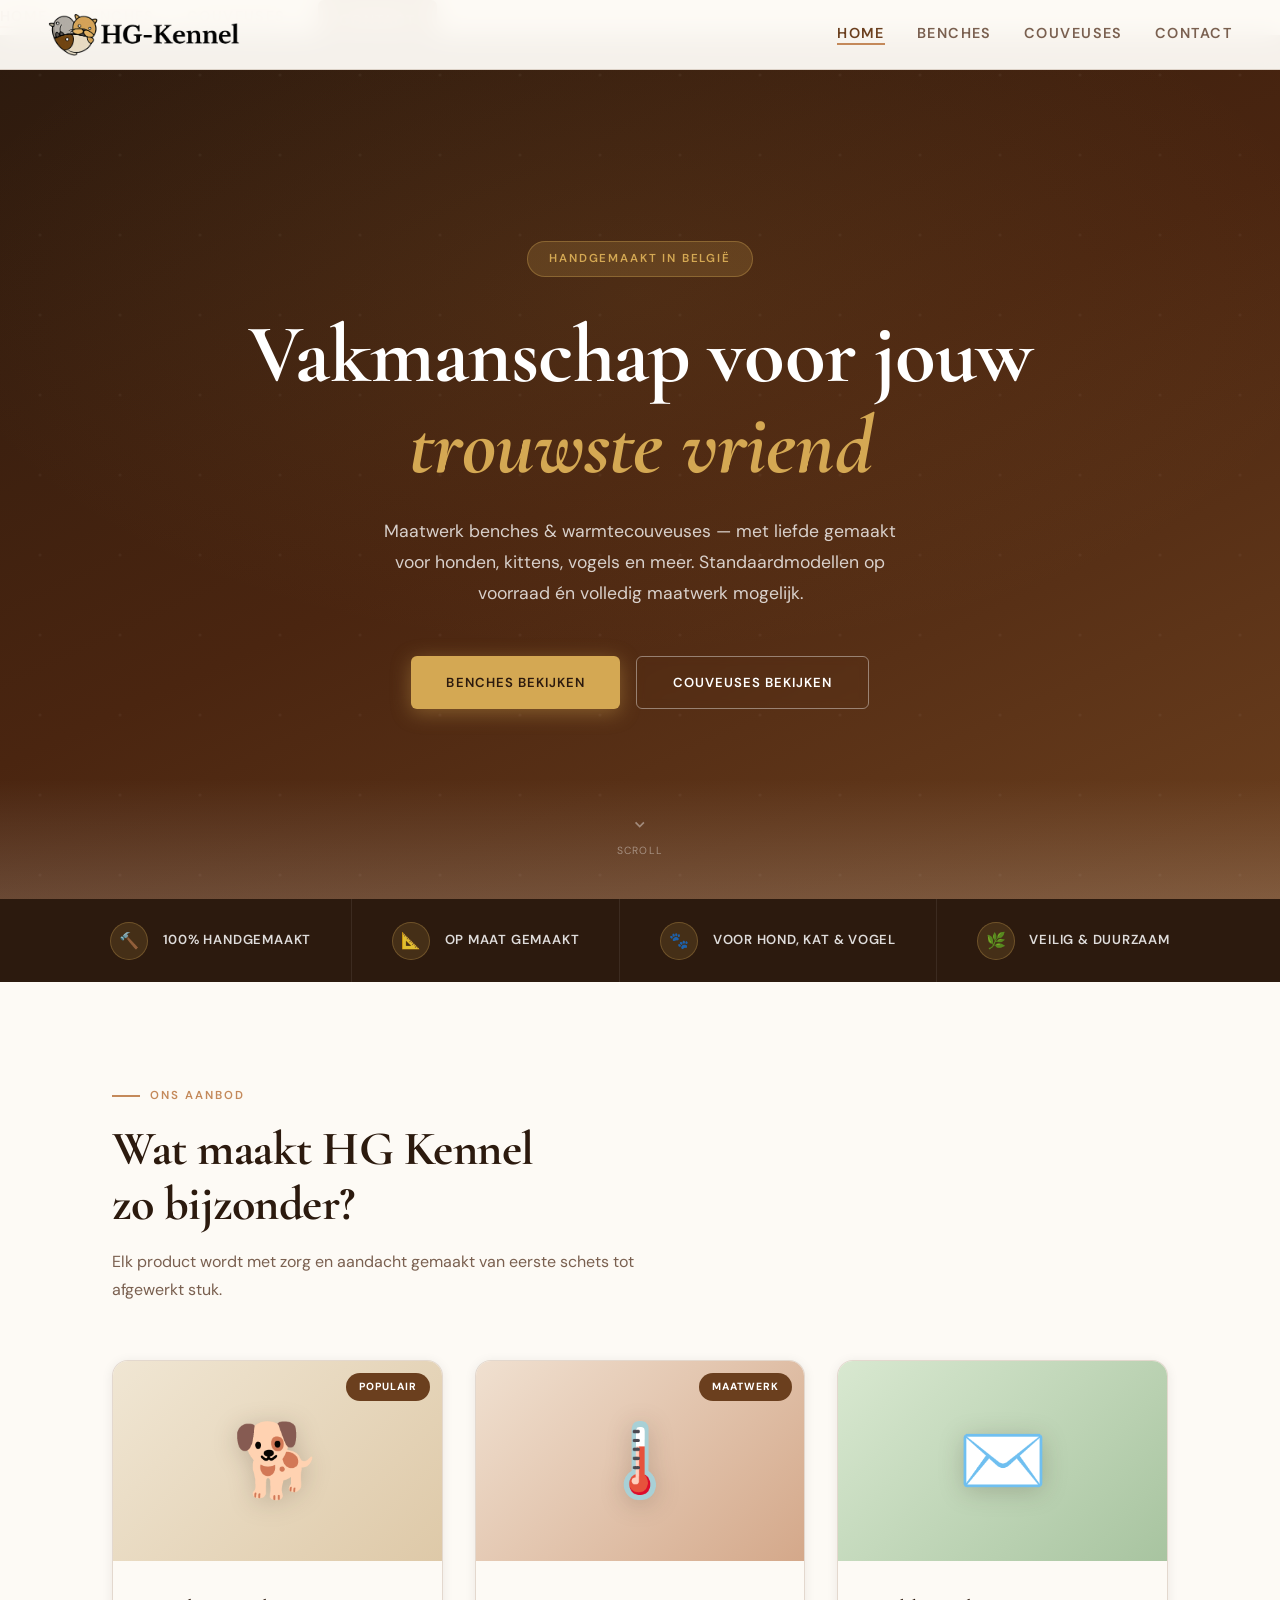
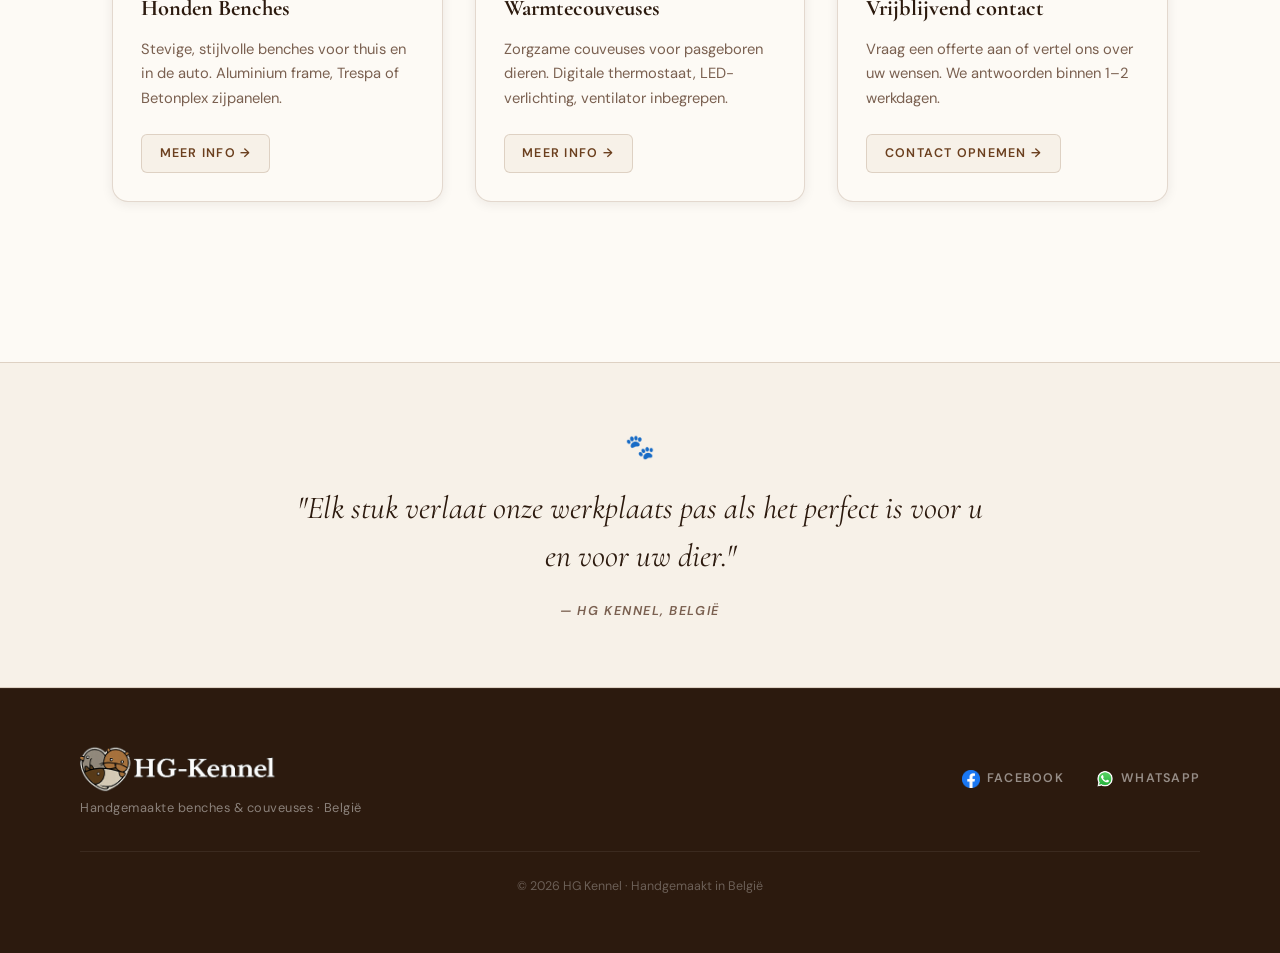
<file: index.html>
<!DOCTYPE html>
<html lang="nl">
<head>
<meta charset="UTF-8">
<meta name="viewport" content="width=device-width, initial-scale=1.0">
<title>HG Kennel – Handgemaakte Benches & Couveuses</title>
<link href="https://fonts.googleapis.com/css2?family=Cormorant+Garamond:ital,wght@0,400;0,600;0,700;1,400;1,600&family=DM+Sans:wght@300;400;500;600&display=swap" rel="stylesheet">
<link rel="stylesheet" href="css/style.css">
<link rel="icon" type="image/png" href="images/logo/Hg-Kennel-Logo-favicon.png">

<!-- Google tag (gtag.js) -->
<script async src="https://www.googletagmanager.com/gtag/js?id=G-J53V08YBM9"></script>
<script>
  window.dataLayer = window.dataLayer || [];
  function gtag(){dataLayer.push(arguments);}
  gtag('js', new Date());

  gtag('config', 'G-J53V08YBM9');
</script>

</head>
<body>

<nav id="main-nav">
  <a class="nav-logo" href="index.html" aria-label="HG Kennel home">
    <img src="images/logo/Hg-Kennel-Logo.png" alt="HG Kennel logo">
  </a>
  <ul class="nav-links">
    <li><a href="index.html" class="active">Home</a></li>
    <li><a href="benches.html">Benches</a></li>
    <li><a href="couveuses.html">Couveuses</a></li>
    <li><a href="contact.html">Contact</a></li>
  </ul>
</nav>
  <ul class="nav-links">
    <li><a href="index.html" class="active">Home</a></li>
    <li><a href="benches.html">Benches</a></li>
    <li><a href="couveuses.html">Couveuses</a></li>
    <li><a href="contact.html" class="nav-cta">Contact</a></li>
  </ul>
</nav>

<section class="hero">
  <div class="hero-inner">
<span class="hero-badge">Handgemaakt in België</span>
    <h1>
      Vakmanschap voor jouw
      <em>trouwste vriend</em>
    </h1>
<p>
      Maatwerk benches & warmtecouveuses — met liefde gemaakt voor honden, kittens, vogels en meer. Standaardmodellen op voorraad én volledig maatwerk mogelijk.
    </p>
    <div class="hero-btns">
      <a href="benches.html" class="btn btn-primary">Benches bekijken</a>
      <a href="couveuses.html" class="btn btn-outline">Couveuses bekijken</a>
    </div>
  </div>
  <div class="hero-scroll">
    <svg viewBox="0 0 24 24" fill="none" stroke="currentColor" stroke-width="2"><path d="M7 10l5 5 5-5"/></svg>
    Scroll
  </div>
</section>

<div class="usp-strip">
<div class="usp-item"><div class="usp-icon">🔨</div>100% handgemaakt</div>
  <div class="usp-item"><div class="usp-icon">📐</div>Op maat gemaakt</div>
  <div class="usp-item"><div class="usp-icon">🐾</div>Voor hond, kat & vogel</div>
  <div class="usp-item"><div class="usp-icon">🌿</div>Veilig & duurzaam</div>
</div>

<section class="section">
  <div class="reveal">
    <span class="section-label">Ons aanbod</span>
    <h2 class="section-title">Wat maakt HG Kennel<br>zo bijzonder?</h2>
    <p class="section-sub">Elk product wordt met zorg en aandacht gemaakt van eerste schets tot afgewerkt stuk.</p>
  </div>

  <div class="product-grid">
    <div class="product-card reveal reveal-delay-1">
      <div class="card-visual card-visual-bench">
        <div class="card-visual-icon">🐕</div>
        <span class="card-tag">Populair</span>
      </div>
      <div class="card-body">
        <h3>Honden Benches</h3>
        <p>Stevige, stijlvolle benches voor thuis en in de auto. Aluminium frame, Trespa of Betonplex zijpanelen.</p>
        <a href="benches.html" class="card-link">Meer info →</a>
      </div>
    </div>

    <div class="product-card reveal reveal-delay-2">
      <div class="card-visual card-visual-couveuse">
        <div class="card-visual-icon">🌡️</div>
        <span class="card-tag">Maatwerk</span>
      </div>
      <div class="card-body">
        <h3>Warmtecouveuses</h3>
        <p>Zorgzame couveuses voor pasgeboren dieren. Digitale thermostaat, LED-verlichting, ventilator inbegrepen.</p>
        <a href="couveuses.html" class="card-link">Meer info →</a>
      </div>
    </div>

    <div class="product-card reveal reveal-delay-3">
      <div class="card-visual card-visual-contact">
        <div class="card-visual-icon">✉️</div>
      </div>
      <div class="card-body">
        <h3>Vrijblijvend contact</h3>
        <p>Vraag een offerte aan of vertel ons over uw wensen. We antwoorden binnen 1–2 werkdagen.</p>
        <a href="contact.html" class="card-link">Contact opnemen →</a>
      </div>
    </div>
  </div>
</section>

<div class="quote-strip">
  <span class="quote-paw">🐾</span>
  <blockquote>"Elk stuk verlaat onze werkplaats pas als het perfect is voor u en voor uw dier."</blockquote>
  <cite>— HG Kennel, België</cite>
</div>

<footer>
  <div class="footer-inner">
    <div>
      <div class="footer-brand">
        <img src="images/logo/Hg-Kennel-Logo-wit.png" alt="HG Kennel wit logo">
      </div>
      <div class="footer-tagline">Handgemaakte benches & couveuses · België</div>
    </div>
    <ul class="footer-links">
      <li><a href="https://www.facebook.com/p/HG-Kennel-100057418870593/" target="_blank" rel="noopener noreferrer" class="footer-social-link"><img src="images/logo/facebook.png" alt="Facebook" class="footer-social-icon"> Facebook</a></li>
      <li><a href="https://wa.me/32494618224" target="_blank" rel="noopener noreferrer" class="footer-social-link"><img src="images/logo/whatsapp.png" alt="WhatsApp" class="footer-social-icon"> WhatsApp</a></li>
    </ul>
  </div>
  <p class="footer-copy">© 2026 HG Kennel · Handgemaakt in België</p>
</footer>

<script src="js/main.js"></script>
</body>
</html>
</file>
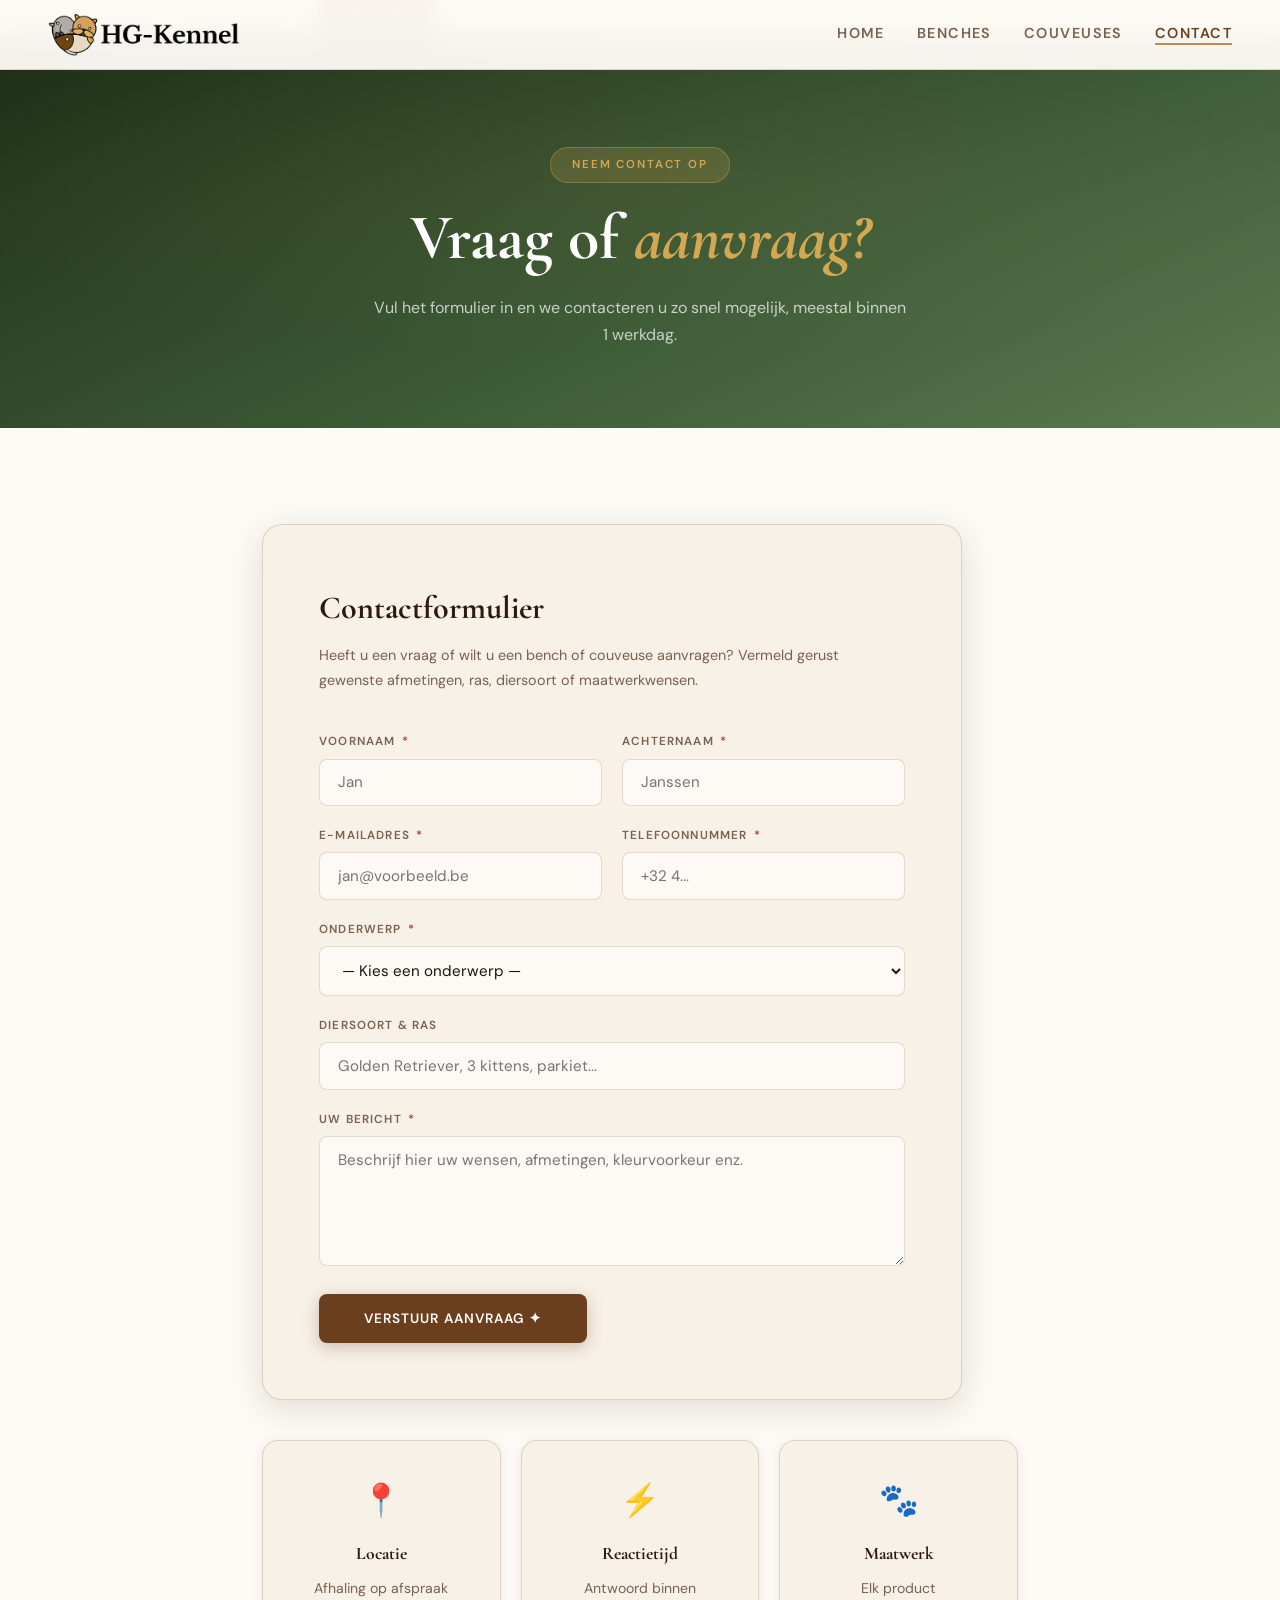
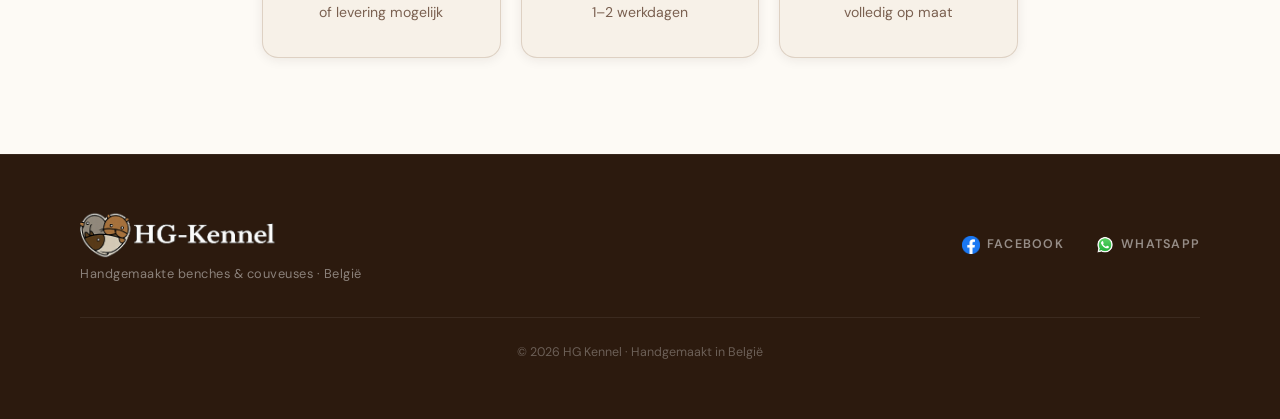
<file: contact.html>
<!DOCTYPE html>
<html lang="nl">
<head>
<meta charset="UTF-8">
<meta name="viewport" content="width=device-width, initial-scale=1.0">
<title>Contact – HG Kennel</title>
<link href="https://fonts.googleapis.com/css2?family=Cormorant+Garamond:ital,wght@0,400;0,600;0,700;1,400;1,600&family=DM+Sans:wght@300;400;500;600&display=swap" rel="stylesheet">
<link rel="stylesheet" href="css/style.css">
<link rel="icon" type="image/png" href="images/logo/Hg-Kennel-Logo-favicon.png">
</head>
<body>

<nav id="main-nav">
  <a class="nav-logo" href="index.html" aria-label="HG Kennel home">
    <img src="images/logo/Hg-Kennel-Logo.png" alt="HG Kennel logo">
  </a>
  <ul class="nav-links">
    <li><a href="index.html">Home</a></li>
    <li><a href="benches.html">Benches</a></li>
    <li><a href="couveuses.html">Couveuses</a></li>
    <li><a href="contact.html" class="active">Contact</a></li>
  </ul>
</nav>
  <ul class="nav-links">
    <li><a href="index.html">Home</a></li>
    <li><a href="benches.html">Benches</a></li>
    <li><a href="couveuses.html">Couveuses</a></li>
    <li><a href="contact.html" class="nav-cta active">Contact</a></li>
  </ul>
</nav>

<div class="sub-hero" style="background:linear-gradient(155deg,#1E2E14 0%,#3D5C38 60%,#5C7A50 100%);">
  <span class="hero-badge">Neem contact op</span>
  <h1>Vraag of <em>aanvraag?</em></h1>
  <p>Vul het formulier in en we contacteren u zo snel mogelijk, meestal binnen 1 werkdag.</p>
</div>

<div class="section" style="max-width:820px;">

  <div class="form-wrap reveal">
    <h2 class="form-title">Contactformulier</h2>
    <p class="form-sub">Heeft u een vraag of wilt u een bench of couveuse aanvragen? Vermeld gerust gewenste afmetingen, ras, diersoort of maatwerkwensen.</p>
    <form id="contact-form" novalidate>
      <input type="hidden" name="access_key" value="04b26ee2-28e7-4320-a353-7b1c3c73d109">
      <input type="hidden" name="subject" value="Nieuwe aanvraag via HG Kennel">
      <input type="checkbox" name="botcheck" style="display:none;">
      <div class="form-grid">
        <div class="form-group">
          <label>Voornaam <span class="required-star">*</span></label>
          <input type="text" id="fname" name="voornaam" placeholder="Jan" required>
        </div>
        <div class="form-group">
          <label>Achternaam <span class="required-star">*</span></label>
          <input type="text" name="achternaam" placeholder="Janssen" required>
        </div>
        <div class="form-group">
          <label>E-mailadres <span class="required-star">*</span></label>
          <input type="email" id="email" name="email" placeholder="jan@voorbeeld.be" required>
        </div>
        <div class="form-group">
          <label>Telefoonnummer <span class="required-star">*</span></label>
          <input type="tel" name="telefoon" placeholder="+32 4..." required>
        </div>
        <div class="form-group full">
          <label>Onderwerp <span class="required-star">*</span></label>
          <select name="onderwerp" required>
            <option value="">— Kies een onderwerp —</option>
            <option value="Bench aanvraag">Bench aanvraag</option>
            <option value="Couveuse aanvraag">Couveuse aanvraag</option>
            <option value="Algemene vraag">Algemene vraag</option>
            <option value="Andere">Andere</option>
          </select>
        </div>
        <div class="form-group full">
          <label>Diersoort & ras</label>
          <input type="text" name="diersoort_ras" placeholder="Golden Retriever, 3 kittens, parkiet...">
        </div>
        <div class="form-group full">
          <label>Uw bericht <span class="required-star">*</span></label>
          <textarea name="bericht" placeholder="Beschrijf hier uw wensen, afmetingen, kleurvoorkeur enz." required></textarea>
        </div>
      </div>
      <button type="submit" class="form-submit">Verstuur aanvraag ✦</button>
      <p class="form-error" id="form-error" aria-live="polite"></p>
      <p class="form-success" id="form-success" aria-live="polite">✅ Bedankt voor uw bericht! We nemen zo spoedig mogelijk contact met u op.</p>
    </form>
  </div>

  <div style="margin-top:2.5rem;display:grid;grid-template-columns:repeat(auto-fit,minmax(220px,1fr));gap:1.25rem;" class="reveal">
    <div class="spec-card" style="text-align:center;">
      <div style="font-size:2rem;margin-bottom:0.75rem;">📍</div>
      <strong style="font-family:'Cormorant Garamond',serif;font-size:1.1rem;color:var(--brown-dark);">Locatie</strong>
      <p style="font-size:0.88rem;color:var(--text-muted);margin-top:0.5rem;">Afhaling op afspraak<br>of levering mogelijk</p>
    </div>
    <div class="spec-card" style="text-align:center;">
      <div style="font-size:2rem;margin-bottom:0.75rem;">⚡</div>
      <strong style="font-family:'Cormorant Garamond',serif;font-size:1.1rem;color:var(--brown-dark);">Reactietijd</strong>
      <p style="font-size:0.88rem;color:var(--text-muted);margin-top:0.5rem;">Antwoord binnen<br>1–2 werkdagen</p>
    </div>
    <div class="spec-card" style="text-align:center;">
      <div style="font-size:2rem;margin-bottom:0.75rem;">🐾</div>
      <strong style="font-family:'Cormorant Garamond',serif;font-size:1.1rem;color:var(--brown-dark);">Maatwerk</strong>
      <p style="font-size:0.88rem;color:var(--text-muted);margin-top:0.5rem;">Elk product<br>volledig op maat</p>
    </div>
  </div>

</div>
  </div>

</div>

<footer>
<div class="footer-inner">
    <div>
      <div class="footer-brand">
        <img src="images/logo/Hg-Kennel-Logo-wit.png" alt="HG Kennel wit logo">
      </div>
      <div class="footer-tagline">Handgemaakte benches & couveuses · België</div>
    </div>
    <ul class="footer-links">
      <li><a href="https://www.facebook.com/p/HG-Kennel-100057418870593/" target="_blank" rel="noopener noreferrer" class="footer-social-link"><img src="images/logo/facebook.png" alt="Facebook" class="footer-social-icon"> Facebook</a></li>
      <li><a href="https://wa.me/32494618224" target="_blank" rel="noopener noreferrer" class="footer-social-link"><img src="images/logo/whatsapp.png" alt="WhatsApp" class="footer-social-icon"> WhatsApp</a></li>
    </ul>
  </div>
  <p class="footer-copy">© 2026 HG Kennel · Handgemaakt in België</p>
</footer>

<script src="js/main.js"></script>
</body>
</html>
</file>
<file: css/style.css>
*, *::before, *::after { box-sizing: border-box; margin: 0; padding: 0; }

@import url('https://fonts.googleapis.com/css2?family=Cormorant+Garamond:ital,wght@0,400;0,600;0,700;1,400;1,600&family=DM+Sans:wght@300;400;500;600&display=swap');

:root {
  --brown-dark:  #2C1A0E;
  --brown-mid:   #6B3F1E;
  --brown-light: #C4895A;
  --gold:        #D4A853;
  --cream:       #F7F1E8;
  --warm-white:  #FDFAF5;
  --accent:      #8B5E3C;
  --green:       #3D5C38;
  --text:        #1E140A;
  --text-muted:  #7A6050;
  --border:      rgba(107,63,30,0.18);
  --shadow-sm:   0 2px 12px rgba(44,26,14,0.08);
  --shadow-md:   0 8px 32px rgba(44,26,14,0.14);
  --shadow-lg:   0 20px 60px rgba(44,26,14,0.18);
}

html { scroll-behavior: smooth; font-size: 16px; }

body {
  font-family: 'DM Sans', sans-serif;
  background: var(--warm-white);
  color: var(--text);
  line-height: 1.7;
  overflow-x: hidden;
}

/* ── SCROLL ANIMATIONS ── */
.reveal {
  opacity: 0;
  transform: translateY(28px);
  transition: opacity 0.65s ease, transform 0.65s ease;
}
.reveal.visible {
  opacity: 1;
  transform: translateY(0);
}
.reveal-delay-1 { transition-delay: 0.1s; }
.reveal-delay-2 { transition-delay: 0.2s; }
.reveal-delay-3 { transition-delay: 0.3s; }
.reveal-delay-4 { transition-delay: 0.4s; }

/* ── NAV ── */
nav {
  position: fixed; top: 0; left: 0; right: 0; z-index: 100;
  background: rgba(253,250,245,0.96);
  backdrop-filter: blur(12px);
  border-bottom: 1px solid var(--border);
  display: flex; align-items: center; justify-content: space-between;
  padding: 0 3rem; height: 70px;
  transition: box-shadow 0.3s;
}
nav.scrolled { box-shadow: var(--shadow-sm); }
.nav-logo {
  font-family: 'Cormorant Garamond', serif;
  font-size: 1.6rem; font-weight: 700;
  color: var(--brown-dark); letter-spacing: 0.04em;
  text-decoration: none; display: flex; align-items: center; gap: 0.5rem;
}
.nav-logo img {
  display: block;
  height: 42px;
  width: auto;
}
.nav-logo span { color: var(--brown-light); }
.nav-logo-paw { font-size: 1.1rem; }
.nav-links { display: flex; align-items: center; gap: 2rem; list-style: none; }
.nav-links li { display: flex; align-items: center; }
.nav-links a {
  font-size: 0.9rem; font-weight: 600; letter-spacing: 0.1em;
  text-transform: uppercase; color: var(--text-muted);
  text-decoration: none; transition: color 0.2s; position: relative;
  padding-bottom: 2px; line-height: 1; display: inline-flex; align-items: center;
}
.nav-links a::after {
  content: ''; position: absolute; bottom: -2px; left: 0; right: 0;
  height: 1.5px; background: var(--brown-light);
  transform: scaleX(0); transition: transform 0.25s;
}
.nav-links a:hover::after, .nav-links a.active::after { transform: scaleX(1); }
.nav-links a:hover, .nav-links a.active { color: var(--brown-mid); }
.nav-cta {
  background: var(--brown-mid) !important; color: #fff !important;
  padding: 0.5rem 1.3rem; border-radius: 6px;
  display: inline-flex;
  align-items: center;
  justify-content: center;
  line-height: 1;
  height: 2.2rem;
  transition: background 0.2s, box-shadow 0.2s;
  box-shadow: 0 2px 8px rgba(107,63,30,0.25);
}
.nav-cta::after { display: none !important; }
.nav-cta:hover { background: var(--brown-dark) !important; box-shadow: 0 4px 16px rgba(44,26,14,0.3) !important; }

/* ── HERO ── */
.hero {
  min-height: 96vh;
  display: grid; place-items: center;
  background: linear-gradient(155deg, var(--brown-dark) 0%, #4A2510 50%, var(--brown-mid) 100%);
  position: relative; overflow: hidden; text-align: center;
  padding: 6rem 2rem 5rem;
}
.hero::before {
  content: '';
  position: absolute; inset: 0;
  background:
    radial-gradient(ellipse 80% 60% at 50% 30%, rgba(212,168,83,0.08) 0%, transparent 70%),
    url("data:image/svg+xml,%3Csvg width='80' height='80' viewBox='0 0 80 80' xmlns='http://www.w3.org/2000/svg'%3E%3Cg fill='none'%3E%3Ccircle cx='40' cy='40' r='1.5' fill='%23ffffff' fill-opacity='0.04'/%3E%3C/g%3E%3C/svg%3E");
}
.hero::after {
  content: '';
  position: absolute; bottom: 0; left: 0; right: 0; height: 120px;
  background: linear-gradient(to bottom, transparent, rgba(253,250,245,0.15));
}
.hero-inner { position: relative; z-index: 1; max-width: 800px; }
.hero-badge {
  display: inline-flex; align-items: center; gap: 0.5rem;
  background: rgba(212,168,83,0.18);
  color: var(--gold); font-size: 0.72rem; font-weight: 600;
  letter-spacing: 0.16em; text-transform: uppercase;
  padding: 0.45rem 1.3rem; border-radius: 100px;
  border: 1px solid rgba(212,168,83,0.35); margin-bottom: 2rem;
}
.hero h1 {
  font-family: 'Cormorant Garamond', serif;
  font-size: clamp(2.8rem, 7vw, 5.2rem);
  color: #fff; line-height: 1.1; margin-bottom: 1.5rem;
  letter-spacing: -0.01em;
}
.hero h1 em {
  font-style: italic; color: var(--gold);
  display: block;
}
.hero p {
  font-size: 1.1rem; color: rgba(255,255,255,0.78);
  max-width: 520px; margin: 0 auto 3rem; line-height: 1.75;
}
.hero-btns { display: flex; gap: 1rem; justify-content: center; flex-wrap: wrap; }
.btn {
  display: inline-flex; align-items: center; gap: 0.5rem;
  padding: 0.9rem 2.2rem;
  font-family: 'DM Sans', sans-serif;
  font-size: 0.82rem; font-weight: 600; letter-spacing: 0.08em;
  text-transform: uppercase; text-decoration: none;
  border-radius: 6px; cursor: pointer; border: none;
  transition: transform 0.2s, box-shadow 0.2s, opacity 0.2s;
}
.btn:hover { transform: translateY(-3px); }
.btn-primary {
  background: var(--gold); color: var(--brown-dark);
  box-shadow: 0 4px 20px rgba(212,168,83,0.4);
}
.btn-primary:hover { box-shadow: 0 8px 28px rgba(212,168,83,0.5); }
.btn-outline {
  background: transparent; color: #fff;
  border: 1.5px solid rgba(255,255,255,0.4);
  backdrop-filter: blur(4px);
}
.btn-outline:hover { background: rgba(255,255,255,0.08); border-color: rgba(255,255,255,0.7); }

/* ── HERO SCROLL INDICATOR ── */
.hero-scroll {
  position: absolute; bottom: 2.5rem; left: 50%; transform: translateX(-50%);
  z-index: 2; display: flex; flex-direction: column; align-items: center; gap: 0.5rem;
  color: rgba(255,255,255,0.4); font-size: 0.65rem; letter-spacing: 0.12em; text-transform: uppercase;
  animation: bounce 2.5s infinite;
}
.hero-scroll svg { width: 20px; height: 20px; }
@keyframes bounce { 0%, 100% { transform: translateX(-50%) translateY(0); } 50% { transform: translateX(-50%) translateY(6px); } }

/* ── USP STRIP ── */
.usp-strip {
  background: var(--brown-dark);
  display: flex; justify-content: center; flex-wrap: wrap; gap: 0;
}
.usp-item {
  display: flex; align-items: center; gap: 0.9rem;
  padding: 1.4rem 2.5rem; border-right: 1px solid rgba(255,255,255,0.08);
  font-size: 0.82rem; font-weight: 600; color: rgba(255,255,255,0.85);
  letter-spacing: 0.06em; text-transform: uppercase;
}
.usp-item:last-child { border-right: none; }
.usp-icon {
  width: 38px; height: 38px; background: rgba(212,168,83,0.15);
  border: 1px solid rgba(212,168,83,0.3);
  border-radius: 50%; display: flex; align-items: center; justify-content: center;
  flex-shrink: 0; font-size: 1rem;
}

/* ── SECTION ── */
.section { padding: 6rem 2rem; max-width: 1120px; margin: 0 auto; }
.section-label {
  display: inline-flex; align-items: center; gap: 0.6rem;
  color: var(--brown-light); font-size: 0.72rem; font-weight: 600;
  letter-spacing: 0.18em; text-transform: uppercase; margin-bottom: 1rem;
}
.section-label::before {
  content: ''; display: inline-block; width: 28px; height: 1.5px;
  background: var(--brown-light);
}
.section-title {
  font-family: 'Cormorant Garamond', serif;
  font-size: clamp(1.9rem, 4vw, 3rem);
  color: var(--brown-dark); line-height: 1.15; margin-bottom: 1rem;
  letter-spacing: -0.01em;
}
.section-sub {
  font-size: 1rem; color: var(--text-muted);
  max-width: 580px; margin-bottom: 3.5rem; line-height: 1.75;
}

/* ── PRODUCT CARDS ── */
.product-grid {
  display: grid; grid-template-columns: repeat(auto-fit, minmax(300px, 1fr));
  gap: 2rem; margin-bottom: 4rem;
}
.product-card {
  background: var(--warm-white);
  border: 1px solid var(--border); border-radius: 16px;
  overflow: hidden; cursor: pointer;
  transition: transform 0.3s, box-shadow 0.3s;
  box-shadow: var(--shadow-sm);
}
.product-card:hover { transform: translateY(-8px); box-shadow: var(--shadow-lg); }
.card-visual {
  height: 200px;
  display: flex; align-items: center; justify-content: center;
  position: relative; overflow: hidden;
}
.card-visual-bench {
  background: linear-gradient(135deg, #F0E6D3 0%, #DEC9A8 100%);
}
.card-visual-couveuse {
  background: linear-gradient(135deg, #F0E0D0 0%, #D4A88A 100%);
}
.card-visual-contact {
  background: linear-gradient(135deg, #D8E8D0 0%, #A8C4A0 100%);
}
.card-visual-icon {
  font-size: 4.5rem; line-height: 1;
  filter: drop-shadow(0 4px 12px rgba(44,26,14,0.2));
  transition: transform 0.3s;
}
.product-card:hover .card-visual-icon { transform: scale(1.12) rotate(-3deg); }
.card-tag {
  position: absolute; top: 12px; right: 12px;
  background: var(--brown-mid); color: #fff;
  font-size: 0.65rem; font-weight: 700; letter-spacing: 0.1em;
  text-transform: uppercase; padding: 0.3rem 0.8rem; border-radius: 100px;
}
.card-body { padding: 1.75rem; }
.card-body h3 {
  font-family: 'Cormorant Garamond', serif;
  font-size: 1.4rem; font-weight: 700; color: var(--brown-dark); margin-bottom: 0.6rem;
}
.card-body p { font-size: 0.92rem; color: var(--text-muted); margin-bottom: 1.5rem; line-height: 1.65; }
.card-link {
  font-size: 0.78rem; font-weight: 600; letter-spacing: 0.1em;
  text-transform: uppercase; color: var(--brown-mid); text-decoration: none;
  display: inline-flex; align-items: center; gap: 0.5rem;
  padding: 0.5rem 1.1rem;
  background: var(--cream); border-radius: 6px;
  border: 1px solid var(--border);
  transition: background 0.2s, color 0.2s;
}
.card-link:hover { background: var(--brown-mid); color: #fff; }

/* ── TESTIMONIAL / QUOTE STRIP ── */
.quote-strip {
  background: var(--cream);
  border-top: 1px solid var(--border);
  border-bottom: 1px solid var(--border);
  padding: 4rem 2rem; text-align: center;
}
.quote-strip blockquote {
  font-family: 'Cormorant Garamond', serif;
  font-size: clamp(1.3rem, 3vw, 2rem); font-style: italic;
  color: var(--brown-dark); max-width: 700px; margin: 0 auto 1rem;
  line-height: 1.5;
}
.quote-strip cite {
  font-size: 0.8rem; font-weight: 600; letter-spacing: 0.12em;
  text-transform: uppercase; color: var(--text-muted);
}
.quote-paw { color: var(--brown-light); font-size: 1.5rem; margin-bottom: 1rem; display: block; }

/* ── PHOTO GALLERY ── */
.gallery {
  display: grid;
  grid-template-columns: repeat(3, 1fr);
  gap: 1.25rem; margin-bottom: 3rem;
}
.gallery-item {
  border-radius: 14px; overflow: hidden;
  background: var(--cream); aspect-ratio: 1;
  display: flex; align-items: center; justify-content: center;
  border: 1px solid var(--border); position: relative;
  cursor: pointer;
  transition: transform 0.3s, box-shadow 0.3s;
}
.gallery-item:hover { transform: scale(1.02); box-shadow: var(--shadow-md); }
.gallery-item img {
  width: 100%;
  height: 100%;
  display: block;
  object-fit: cover;
}

.lightbox {
  position: fixed;
  inset: 0;
  z-index: 200;
  display: none;
  align-items: center;
  justify-content: center;
  background: rgba(18, 12, 8, 0.86);
  padding: 1rem;
}
.lightbox.open { display: flex; }
.lightbox-inner {
  position: relative;
  max-width: min(1100px, 96vw);
  max-height: 92vh;
  background: #fff;
  border-radius: 18px;
  overflow: hidden;
  box-shadow: 0 18px 60px rgba(0, 0, 0, 0.35);
}
.lightbox-inner img {
  display: block;
  width: auto;
  max-width: 100%;
  max-height: 92vh;
  object-fit: contain;
}
.lightbox-close {
  position: absolute;
  top: 0.75rem;
  right: 0.75rem;
  width: 2.25rem;
  height: 2.25rem;
  border: 0;
  border-radius: 999px;
  background: rgba(255,255,255,0.92);
  color: var(--brown-dark);
  font-size: 1.1rem;
  cursor: pointer;
  display: grid;
  place-items: center;
  box-shadow: 0 6px 18px rgba(0, 0, 0, 0.15);
}
.gallery-big { grid-column: span 2; aspect-ratio: 16/9; }

/* ── SPECS TABLE ── */
.specs-grid {
  display: grid; grid-template-columns: 1fr 1fr; gap: 2rem; margin-bottom: 3rem;
}
.spec-card {
  background: var(--cream); border-radius: 16px;
  padding: 2rem; border: 1px solid var(--border);
  box-shadow: var(--shadow-sm);
}
.spec-card h3 {
  font-family: 'Cormorant Garamond', serif;
  color: var(--brown-dark); font-size: 1.3rem; font-weight: 700;
  margin-bottom: 1.5rem;
  padding-bottom: 0.75rem; border-bottom: 2px solid var(--border);
}
.spec-row {
  display: flex; justify-content: space-between; align-items: flex-start;
  padding: 0.65rem 0; border-bottom: 1px solid rgba(107,63,30,0.08);
  font-size: 0.9rem;
}
.spec-row:last-child { border-bottom: none; }
.spec-key { color: var(--text-muted); }
.spec-val { color: var(--brown-dark); font-weight: 600; text-align: right; max-width: 55%; }

/* ── CONTACT FORM ── */
.form-wrap {
  background: var(--cream); border-radius: 20px;
  border: 1px solid var(--border); padding: 3.5rem;
  max-width: 700px;
  box-shadow: var(--shadow-md);
}
.form-title {
  font-family: 'Cormorant Garamond', serif;
  font-size: 2rem; color: var(--brown-dark); margin-bottom: 0.5rem;
}
.form-sub { font-size: 0.9rem; color: var(--text-muted); margin-bottom: 2.5rem; line-height: 1.7; }
.form-grid { display: grid; grid-template-columns: 1fr 1fr; gap: 1.25rem; }
.form-group { display: flex; flex-direction: column; gap: 0.4rem; }
.form-group.full { grid-column: span 2; }
.form-group label {
  font-size: 0.73rem; font-weight: 600; letter-spacing: 0.1em;
  text-transform: uppercase; color: var(--text-muted);
}
.required-star {
  color: #b5473a;
  font-weight: 700;
  margin-left: 0.15rem;
}
.form-group input, .form-group select, .form-group textarea {
  background: var(--warm-white); border: 1.5px solid var(--border);
  border-radius: 8px; padding: 0.8rem 1.1rem;
  font-family: 'DM Sans', sans-serif; font-size: 0.95rem; color: var(--text);
  outline: none; transition: border-color 0.2s, box-shadow 0.2s;
  width: 100%;
}
.form-group input:focus, .form-group select:focus, .form-group textarea:focus {
  border-color: var(--brown-light);
  box-shadow: 0 0 0 3px rgba(196,137,90,0.12);
}
.form-group textarea { min-height: 130px; resize: vertical; }
.form-submit {
  margin-top: 1.75rem;
  background: var(--brown-mid); color: #fff;
  padding: 1rem 2.8rem; border: none; border-radius: 8px;
  font-family: 'DM Sans', sans-serif; font-size: 0.85rem; font-weight: 600;
  letter-spacing: 0.08em; text-transform: uppercase; cursor: pointer;
  transition: background 0.2s, transform 0.15s, box-shadow 0.2s;
  box-shadow: 0 4px 16px rgba(107,63,30,0.3);
}
.form-submit:hover {
  background: var(--brown-dark);
  transform: translateY(-2px);
  box-shadow: 0 8px 24px rgba(44,26,14,0.3);
}
.form-error {
  display: none;
  margin-top: 1rem;
  color: #9b1c1c;
  background: #fff5f5;
  border: 1px solid #f0b4b4;
  border-radius: 10px;
  padding: 0.85rem 1rem;
  font-size: 0.9rem;
}
.form-error.show { display: block; }
.form-success {
  display: none; background: #EAF3E0; border: 1px solid #7BAD5B;
  color: #2E5B1A; border-radius: 10px; padding: 1.1rem 1.5rem;
  margin-top: 1.25rem; font-size: 0.9rem;
}
.form-success.show { display: block; }

/* ── PAGE-SPECIFIC HERO ── */
.sub-hero {
  background: linear-gradient(155deg, var(--brown-dark) 0%, #4A2510 60%, var(--brown-mid) 100%);
  padding: 7rem 2rem 5rem; text-align: center; position: relative; overflow: hidden;
}
.sub-hero::before {
  content: '';
  position: absolute; inset: 0;
  background: radial-gradient(ellipse 80% 60% at 50% 40%, rgba(212,168,83,0.07) 0%, transparent 70%);
}
.sub-hero .hero-badge { margin-bottom: 1.25rem; }
.sub-hero h1 {
  font-family: 'Cormorant Garamond', serif;
  font-size: clamp(2.5rem, 6vw, 4rem); color: #fff;
  line-height: 1.1; margin-bottom: 1.25rem; position: relative;
}
.sub-hero h1 em { font-style: italic; color: var(--gold); }
.sub-hero p { color: rgba(255,255,255,0.72); max-width: 540px; margin: 0 auto; position: relative; }

/* ── DIVIDER ── */
.divider { border: none; border-top: 1px solid var(--border); margin: 0 0 3rem; }

/* ── HIGHLIGHT BOX ── */
.highlight-box {
  background: linear-gradient(135deg, #2C1A0E 0%, #4A2510 100%);
  color: #fff; border-radius: 20px; padding: 2.5rem 3rem;
  display: flex; align-items: center; gap: 2.5rem; margin-bottom: 4rem;
  flex-wrap: wrap; box-shadow: var(--shadow-md);
  border: 1px solid rgba(212,168,83,0.15);
}
.highlight-box .hl-icon {
  width: 72px; height: 72px;
  background: rgba(212,168,83,0.15);
  border: 1px solid rgba(212,168,83,0.3);
  border-radius: 50%; display: flex; align-items: center; justify-content: center;
  flex-shrink: 0; font-size: 2rem;
}
.highlight-box h2 {
  font-family: 'Cormorant Garamond', serif;
  font-size: 1.6rem; margin-bottom: 0.5rem;
}
.highlight-box p { color: rgba(255,255,255,0.72); font-size: 0.95rem; line-height: 1.7; }

/* ── FEATURES LIST ── */
.features-list { list-style: none; display: grid; gap: 1rem; margin-bottom: 3rem; }
.feature-item {
  display: flex; align-items: flex-start; gap: 1.25rem;
  padding: 1.5rem; background: var(--cream);
  border-radius: 12px; border: 1px solid var(--border);
  transition: transform 0.2s, box-shadow 0.2s;
}
.feature-item:hover { transform: translateX(4px); box-shadow: var(--shadow-sm); }
.feature-icon {
  width: 44px; height: 44px; background: var(--brown-mid);
  border-radius: 10px; display: flex; align-items: center;
  justify-content: center; flex-shrink: 0; font-size: 1.25rem;
}
.feature-item strong { display: block; color: var(--brown-dark); margin-bottom: 0.3rem; font-size: 0.95rem; }
.feature-item p { font-size: 0.88rem; color: var(--text-muted); margin: 0; line-height: 1.6; }

/* ── FOOTER ── */
footer {
  background: var(--brown-dark);
  padding: 3.5rem 2rem;
  border-top: 1px solid rgba(255,255,255,0.06);
}
.footer-inner {
  max-width: 1120px; margin: 0 auto;
  display: flex; align-items: center; justify-content: space-between;
  flex-wrap: wrap; gap: 1.5rem;
}
.footer-brand {
  font-family: 'Cormorant Garamond', serif;
  font-size: 1.4rem; font-weight: 700; color: #fff;
  display: flex;
  align-items: center;
}
.footer-brand img {
  display: block;
  height: 48px;
  width: auto;
}
.footer-brand span { color: var(--brown-light); }
.footer-tagline {
  font-size: 0.8rem; color: rgba(255,255,255,0.45);
  margin-top: 0.25rem; letter-spacing: 0.04em;
}
.footer-links {
  display: flex; gap: 2rem; list-style: none;
}
.footer-links a {
  font-size: 0.78rem; font-weight: 600; letter-spacing: 0.1em;
  text-transform: uppercase; color: rgba(255,255,255,0.5); text-decoration: none;
  transition: color 0.2s;
}
.footer-social-link {
  display: inline-flex;
  align-items: center;
  gap: 0.45rem;
}
.footer-social-icon {
  width: 18px;
  height: 18px;
  display: block;
  filter: none;
  opacity: 1;
  border-radius: 0;
  background: transparent;
}
.footer-links a:hover { color: var(--gold); }
.footer-copy {
  font-size: 0.78rem; color: rgba(255,255,255,0.3);
  text-align: center; margin-top: 2rem; padding-top: 1.5rem;
  border-top: 1px solid rgba(255,255,255,0.07);
  max-width: 1120px; margin-inline: auto;
}

@media (max-width: 980px) {
  nav {
    padding: 0.75rem 1rem;
    height: auto;
    flex-wrap: wrap;
    gap: 0.75rem;
  }
  .nav-links {
    width: 100%;
    justify-content: center;
    flex-wrap: wrap;
    gap: 0.9rem 1rem;
  }
  .hero { padding-top: 7.5rem; }
  .section { padding: 4.5rem 1rem; }
  .product-grid { grid-template-columns: repeat(2, minmax(0, 1fr)); }
  .gallery { grid-template-columns: repeat(2, minmax(0, 1fr)); }
  .gallery-big { grid-column: span 2; aspect-ratio: 16 / 9; }
}

@media (max-width: 700px) {
  nav { padding: 0.75rem 1rem; }
  .nav-logo img { height: 36px; }
  .nav-links { gap: 0.45rem 0.8rem; }
  .nav-links a { font-size: 0.72rem; }
  .nav-cta { min-height: 2rem; padding: 0.45rem 0.9rem; }
  .hero { min-height: auto; padding: 7rem 1rem 4rem; }
  .hero h1 { font-size: clamp(2.2rem, 10vw, 3rem); }
  .hero p { font-size: 1rem; margin-bottom: 2rem; }
  .hero-btns { flex-direction: column; align-items: stretch; }
  .btn { width: 100%; justify-content: center; }
  .usp-item { flex-basis: 100%; border-right: none; border-bottom: 1px solid rgba(255,255,255,0.08); }
  .usp-item:last-child { border-bottom: none; }
  .product-grid { grid-template-columns: 1fr; }
  .specs-grid, .form-grid { grid-template-columns: 1fr; }
  .form-group.full, .gallery-big { grid-column: span 1; }
  .gallery { grid-template-columns: 1fr; }
  .gallery-item, .gallery-big { aspect-ratio: 1; }
  .gallery-big { aspect-ratio: 4 / 3; }
  .form-wrap { padding: 1.25rem; }
  .highlight-box { flex-direction: column; text-align: center; padding: 1.5rem; }
  .feature-item { padding: 1rem; }
  .quote-strip { padding: 3rem 1rem; }
  .footer-inner { flex-direction: column; text-align: center; align-items: center; }
  .footer-links { justify-content: center; flex-wrap: wrap; gap: 0.75rem 1rem; }
}

@media (max-width: 480px) {
  .section { padding: 3.75rem 0.9rem; }
  .sub-hero { padding: 6.5rem 1rem 4rem; }
  .sub-hero h1 { font-size: clamp(2rem, 9vw, 2.6rem); }
  .hero-badge, .section-label { font-size: 0.68rem; letter-spacing: 0.12em; }
  .card-body { padding: 1rem; }
  .spec-card { padding: 1rem; }
  .spec-row { flex-direction: column; gap: 0.25rem; }
  .spec-val { text-align: left; max-width: none; }
  .footer { padding: 2.5rem 1rem; }
}
</file>
